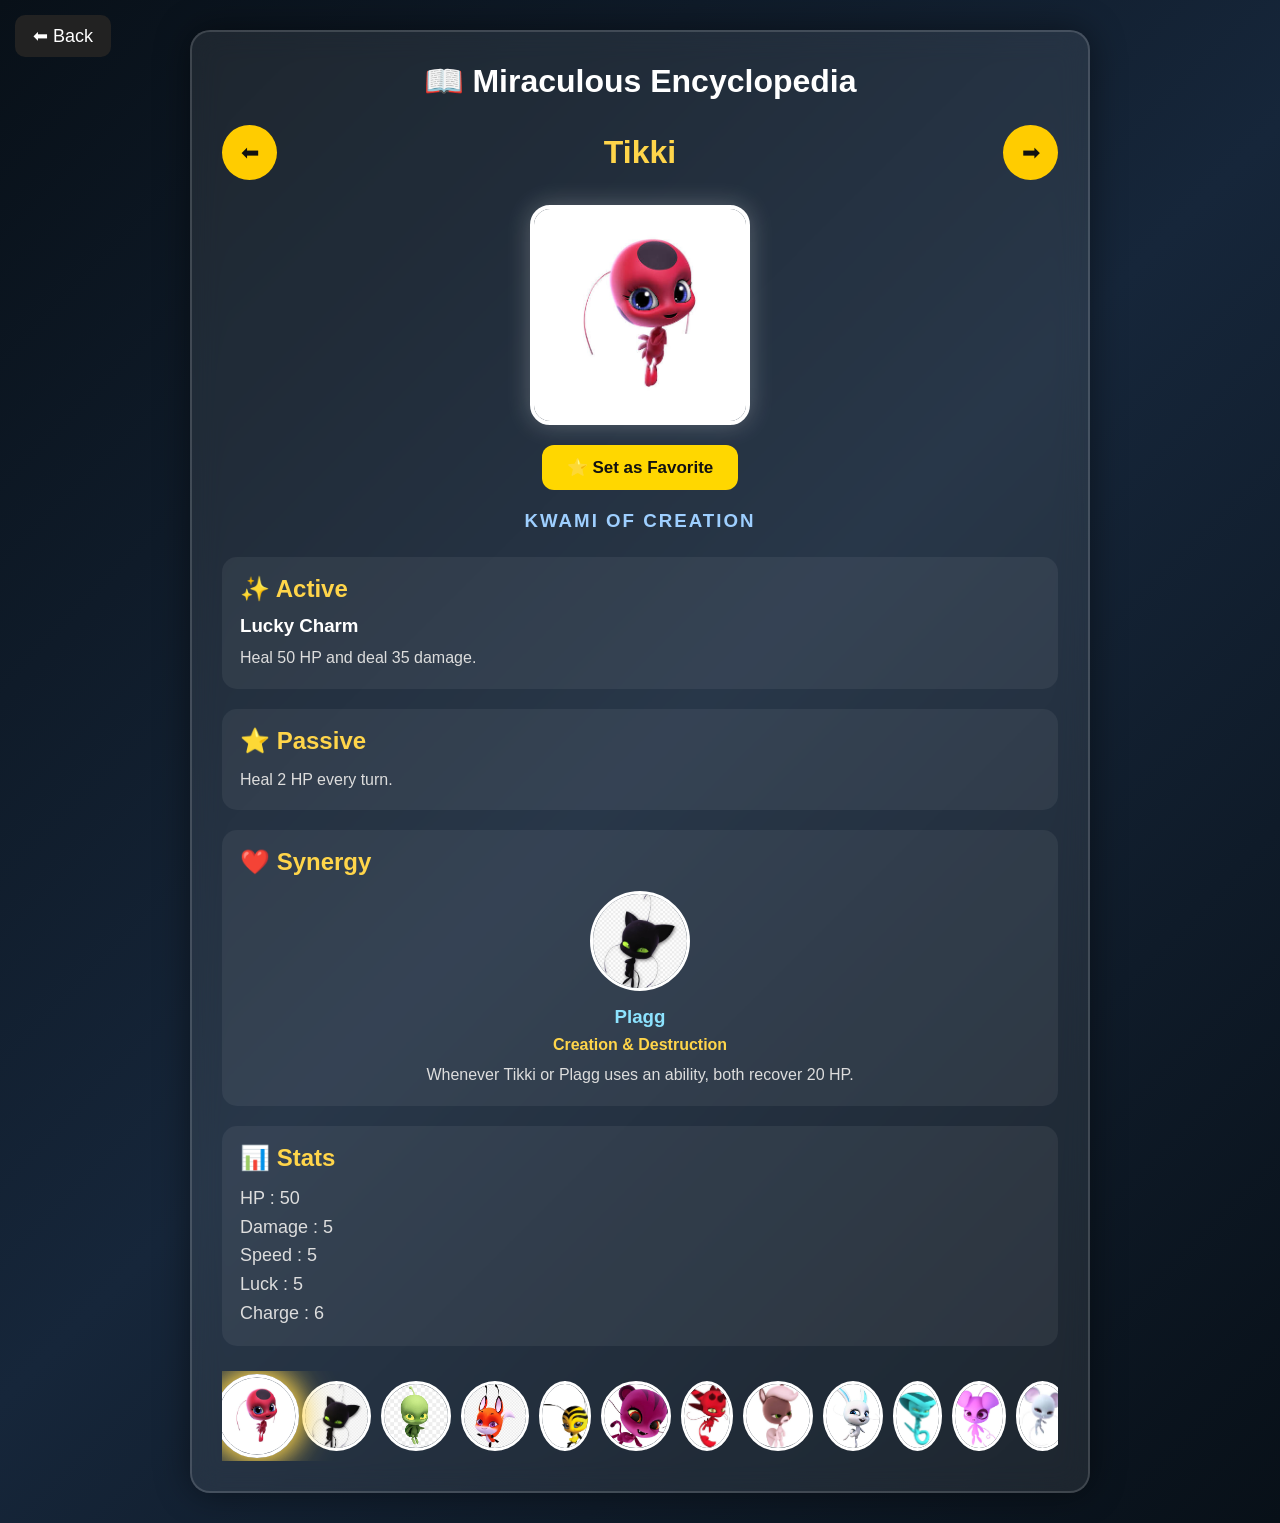
<file: html/kwami_index.html>
<!DOCTYPE html>
<html lang="en">
<head>
    <meta charset="UTF-8">
    <meta name="viewport" content="width=device-width, initial-scale=1.0">
    <title>Miraculous Encyclopedia</title>
    <link rel="stylesheet" href="../css/kwami_index.css">
<link rel="stylesheet" href="../css/transition.css">
</head>
<body>

<div id="fadeScreen"></div>

<button id="backBtn">⬅ Back</button>

<div class="container">

<h1>📖 Miraculous Encyclopedia</h1>

<div class="navigation">

<button id="prevBtn">⬅</button>

<h2 id="kwamiName">Tikki</h2>

<button id="nextBtn">➡</button>

</div>

<img id="kwamiImage">

<button id="favoriteBtn">⭐ Set as Favorite</button>

<h3 id="kwamiTitle"></h3>

<div class="section">

<h2>✨ Active</h2>

<h3 id="activeName"></h3>

<p id="activeEffect"></p>

</div>

<div class="section">

<h2>⭐ Passive</h2>

<p id="passiveEffect"></p>

</div>

<div class="section">

    <h2 id="partnerHeading">❤️ Synergy</h2>

    <img id="partnerImage">

    <h3 id="partnerName"></h3>

    <h4 id="partnerTitle"></h4>

    <p id="partnerDescription"></p>

</div>

<div class="section">

<h2>📊 Stats</h2>

<p id="stats"></p>

</div>

<div id="kwamiStrip"></div>

</div>

<audio id="themePlayer"></audio>

<script>
    document.getElementById("backBtn").onclick = ()=>{

    goTo("lobby.html");

};
</script>
<script src="../js/core/transition.js"></script>
<script src="../js/core/music.js"></script>
<script src="../js/data/kwamis_data.js"></script>
<script src="../js/pages/kwami_index.js"></script>
</body>
</html>
</file>
<file: css/kwami_index.css>
:root{

--accent:#FFD54A;

}

*{
    margin:0;
    padding:0;
    box-sizing:border-box;
    font-family:Poppins,sans-serif;
}

body{

    background:linear-gradient(135deg,#081018,#16263a,#081018);
    color:white;
    min-height:100vh;
    padding:30px;
}

.container{

    width:900px;
    max-width:95%;
    margin:auto;

    background:rgba(255,255,255,.08);
    backdrop-filter:blur(15px);

    border:2px solid rgba(255,255,255,.15);

    border-radius:20px;

    padding:30px;

    box-shadow:0 0 35px rgba(0,0,0,.45);

}

h1{

    text-align:center;
    margin-bottom:25px;
    font-size:2rem;

}

.navigation{

    display:flex;
    justify-content:space-between;
    align-items:center;

    margin-bottom:25px;

}

.navigation button{

    width:55px;
    height:55px;

    border:none;

    border-radius:50%;

    font-size:22px;

    cursor:pointer;

    background:#ffcc00;
    color:#111;

    transition:.25s;

}

.navigation button:hover{

    transform:scale(1.12);

}

#kwamiName{

    font-size:2rem;

    color:#FFD54A;

}

#kwamiImage{

    display:block;

    width:220px;
    height:220px;

    object-fit:cover;

    border-radius:20px;

    margin:20px auto;

    border:4px solid white;

    box-shadow:0 0 25px rgba(255,255,255,.25);

}

#kwamiTitle{

    text-align:center;

    margin-bottom:25px;

    color:#9ecfff;

    letter-spacing:2px;

}

.section{

    background:rgba(255,255,255,.06);

    border-radius:15px;

    padding:18px;

    margin-bottom:20px;

}

.section h2{

    color:#FFD54A;

    margin-bottom:12px;

}

.section h3{

    margin-bottom:8px;

}

.section p{

    line-height:1.6;

    color:#ddd;

}

#partnerImage{

    width:100px;
    height:100px;

    object-fit:cover;

    border-radius:50%;

    display:block;

    margin:15px auto;

    border:3px solid white;

}

#partnerName{

    text-align:center;

    color:#8de3ff;

}

#partnerTitle{

    text-align:center;

    color:#FFD54A;

    margin:8px 0;

}

#partnerDescription{

    text-align:center;

}

#stats{

    display:grid;

    grid-template-columns:repeat(2,1fr);

    gap:10px;

    font-size:18px;

}

#kwamiStrip{

    display:flex;

    overflow-x:auto;

    gap:10px;

    margin-top:25px;

    padding:10px 0;

}

#kwamiStrip img{

    width:70px;
    height:70px;

    object-fit:cover;

    border-radius:50%;

    border:3px solid white;

    cursor:pointer;

    transition:.25s;

}

#kwamiStrip img:hover{

    transform:scale(1.15);

}

#backBtn{

    position:fixed;

    top:20px;
    left:20px;

    padding:12px 18px;

    border:none;

    border-radius:12px;

    background:#ffcc00;

    color:black;

    font-size:16px;

    cursor:pointer;

    transition:.25s;

}

#backBtn:hover{

    transform:scale(1.08);

}

::-webkit-scrollbar{

    height:8px;
    width:8px;

}

::-webkit-scrollbar-thumb{

    background:#FFD54A;

    border-radius:20px;

}

.stripIcon{

    width:70px;
    height:70px;

    object-fit:cover;

    border-radius:50%;

    border:3px solid white;

    transition:.25s;

    cursor:pointer;

}

.selectedKwami{

    transform:scale(1.2);

    border:4px solid var(--accent);

    box-shadow:
    0 0 20px var(--accent),
    0 0 35px var(--accent);

}

#favoriteBtn{

    display:block;

    margin:20px auto;

    padding:12px 25px;

    font-size:17px;

    font-weight:bold;

    border:none;

    border-radius:12px;

    cursor:pointer;

    background:gold;

    color:#111;

    transition:.25s;

}

#favoriteBtn:hover{

    transform:scale(1.05);

}

.favoriteSelected{

    background:#2ecc71 !important;

    color:white;

}
</file>
<file: css/transition.css>
#fadeScreen{

    position:fixed;
    top:0;
    left:0;
    width:100%;
    height:100%;
    background:black;

    opacity:1;

    z-index:99999;

    pointer-events:none;

    transition:opacity 1.5s ease;

}

#fadeScreen.fadeIn{

    opacity:0;

}

#fadeScreen.fadeOut{

    opacity:1;

}

#backBtn{
    position:fixed;
    top:15px;
    left:15px;

    z-index:9999;

    padding:10px 18px;

    border:none;
    border-radius:10px;

    font-size:18px;
    cursor:pointer;

    background:#222;
    color:white;

    transition:.25s;
}

#backBtn:hover{
    transform:scale(1.08);
}
#kwamiStrip::-webkit-scrollbar{
    display:none;
}

#kwamiStrip{
    scrollbar-width:none;
    scroll-behavior:smooth;
}
</file>
